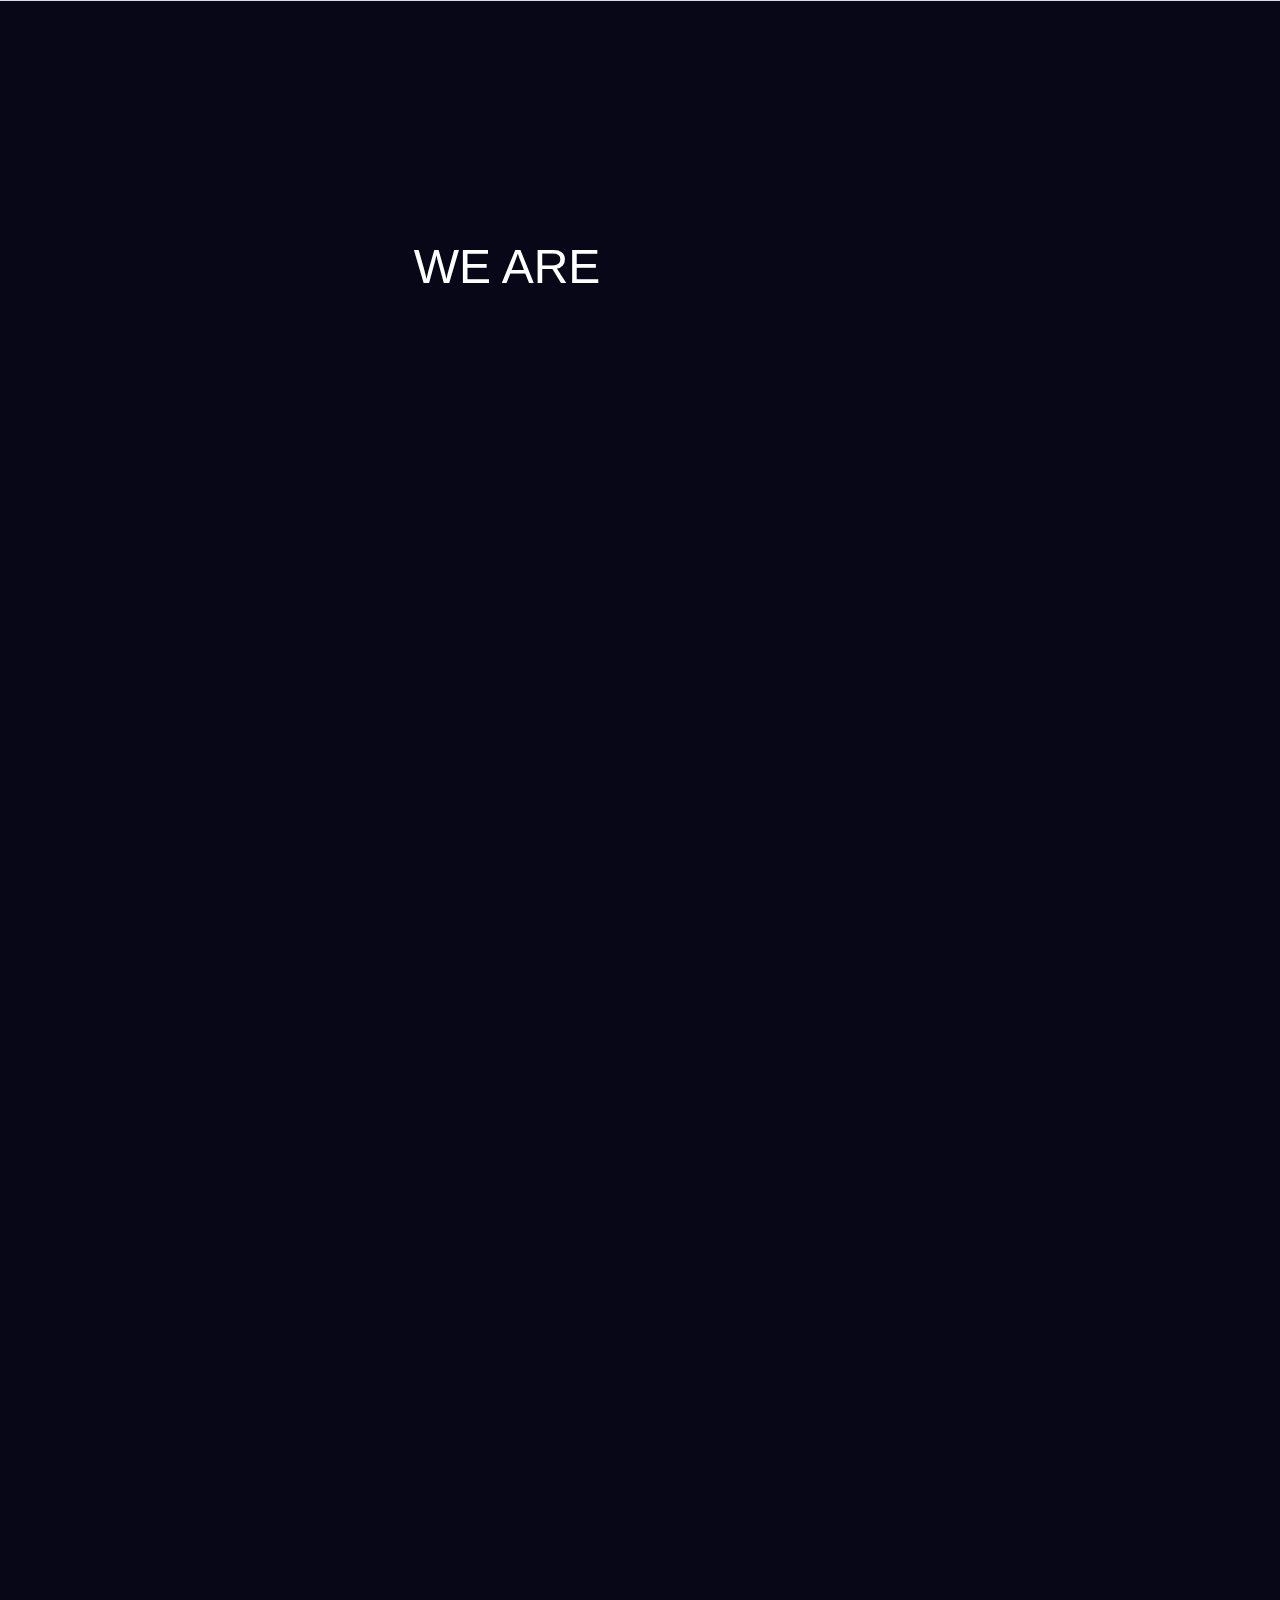
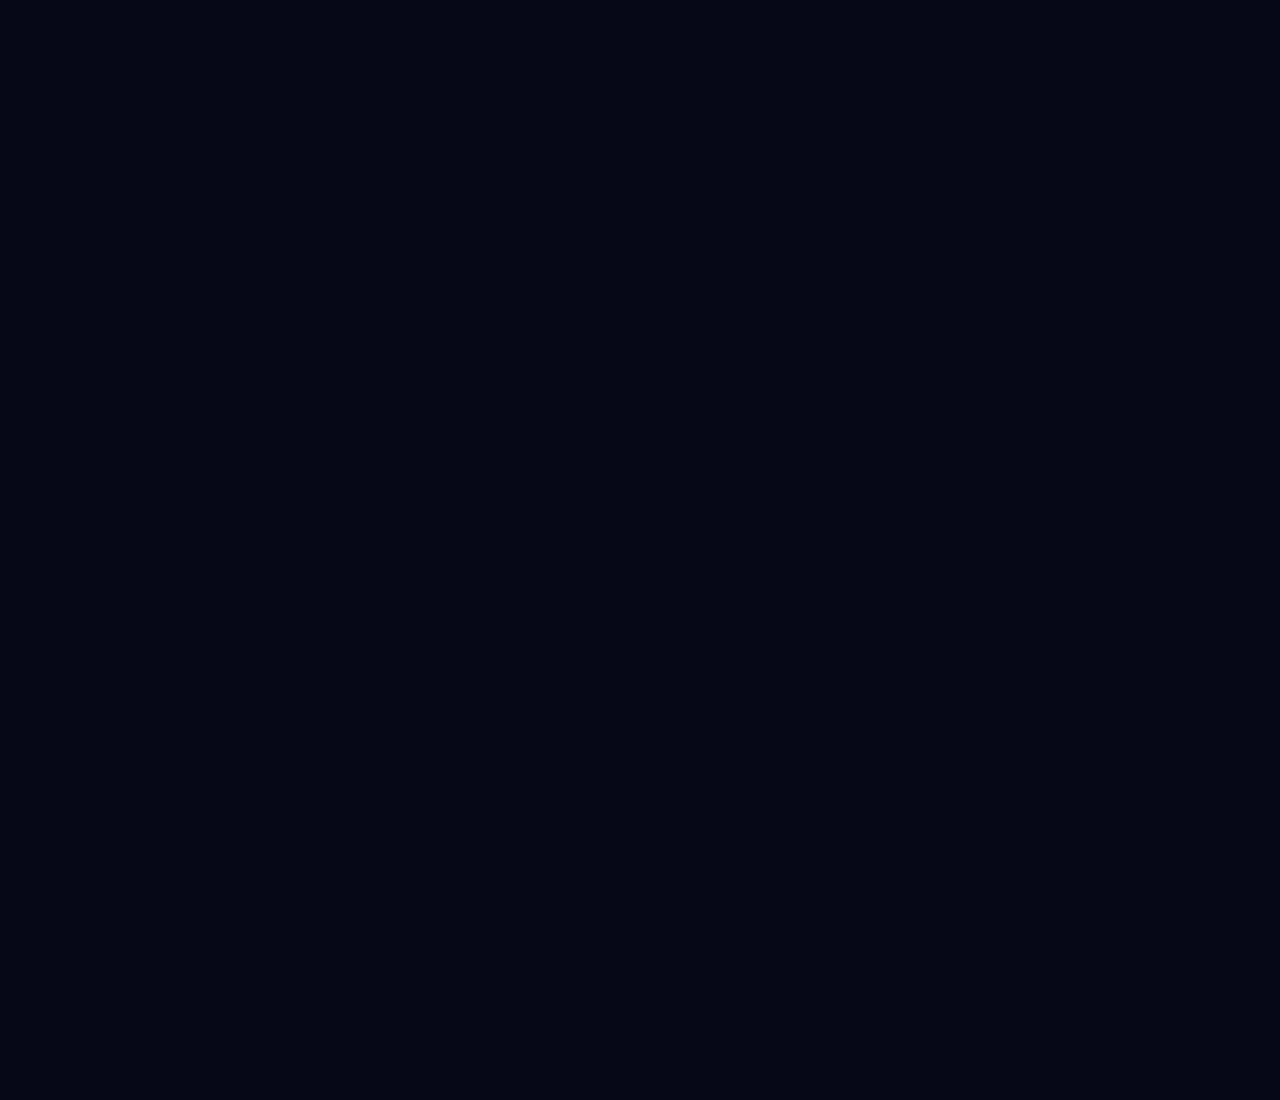
<file: index.html>
<!DOCTYPE HTML5>
<html>
<head>
    <title>Canvas Digital</title>
    <link href='styles/home.css' rel='stylesheet' />
    <link href='styles/main.css' rel='stylesheet' />
    <script src='scripts/jquery.js'></script>
    <script src='scripts/intro.js'></script>
    <script src='scripts/easing.js'></script>
    <script src='scripts/home.js'></script>
    <script src='scripts/main.js'></script>
</head>
<body>
    <div id="intro2_hype_container" style="margin:0 auto;position:relative;width:100%;height:100%;overflow:hidden;" aria-live="polite">
        <script type="text/javascript" charset="utf-8" src="intro2.hyperesources/intro2_hype_generated_script.js?9307"></script>
    </div>

    <div id='menu-wrap'></div>
    <div id='menu' active='0'>
        <h2>Menu</h2>
        <a>About us</a>
        <a onclick="open_contact();">Get in touch</a>
    </div>

    <div id='contact-form-wrap'></div>
        <div id='contact-form'>
            <h2>Get in touch</h2>
            <input type='text' id='name' placeholder='Name'>
            <input type='text' id='email' placeholder='Email'>
            <textarea id='message' placeholder='Message' rows="6"></textarea>
        </div>
    <div id='content'>
        <div id='works' class='centre-middle'>
            <div id='work-0' class='works-item'
                data-img    ='../../images/works/thecentre/child1.jpg'
                data-title  ='The Centre Online, 2015'></div>
            <div id='work-1' class='works-item'
                data-img    ='../images/works/thecentre/child1.jpg'
                data-title  ='The Centre Online, 2015'></div>
            <div id='work-2' class='works-item'
                data-img    ='../images/works/thecentre/child1.jpg'
                data-title  ='The Centre Online, 2015'></div>
            <div id='work-3' class='works-item'
                data-img    ='../images/works/thecentre/child1.jpg'
                data-title  ='The Centre Online, 2015'></div>
            <div id='work-4' class='works-item'
                data-img    ='../images/works/thecentre/child1.jpg'
                data-title  ='The Centre Online, 2015'></div>
            <div id='work-5' class='works-item'
                data-img    ='../images/works/thecentre/child1.jpg'
                data-title  ='The Centre Online, 2015'></div>
            <div id='work-6' class='works-item'
                data-img    ='../images/works/thecentre/child1.jpg'
                data-title  ='The Centre Online, 2015'></div>
            <div id='work-7' class='works-item'
                data-img    ='../images/works/zippity/zippity_splash.jpg'
                data-title  ='Zippity, 2014'></div>
            <div id='work-8' class='works-item'
                data-img    ='../images/works/zippity/zippity_splash.jpg'
                data-title  ='Zippity, 2014'></div>
            <div id='work-9' class='works-item'
                data-img    ='../images/works/compleadership/compleadership_splash.jpg'
                data-title  ='Compelling Leadership, 2015'></div>
            <div id='work-10' class='works-item'
                data-img    ='../images/works/thecentre/child1.jpg'
                data-title  ='The Centre Online, 2015'></div>
            <div id='work-11' class='works-item'
                data-img    ='../images/works/thecentre/child1.jpg'
                data-title  ='The Centre Online, 2015'></div>
        </div>
        <div id='logo' class='centre-middle'>
            <img id='logo-img' src='images/logo.png' />
        </div>
        <div id='menu-link' class='light-grey caps'>Menu</div>
        <div id='works-subtitle' class='white thin'></div>
    </div>
    <div id='background'></div>
</body>
</html>
</file>
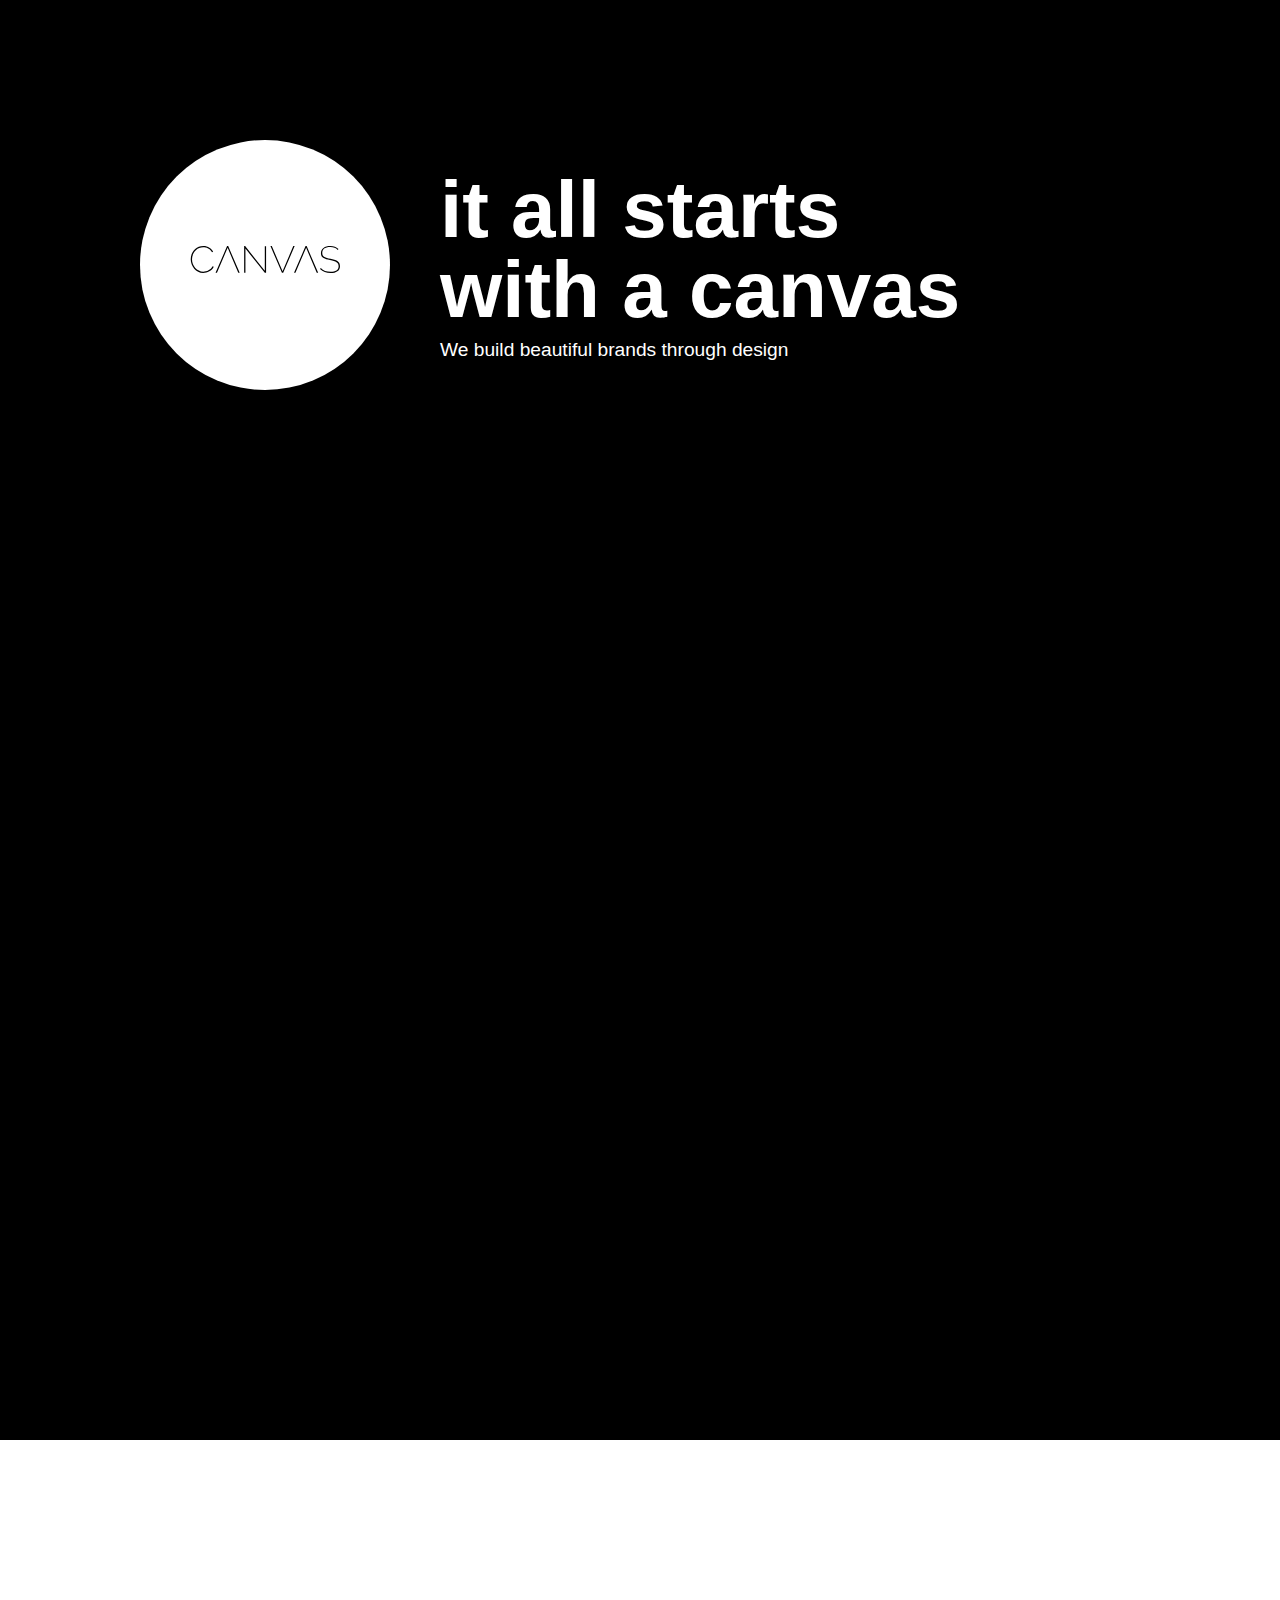
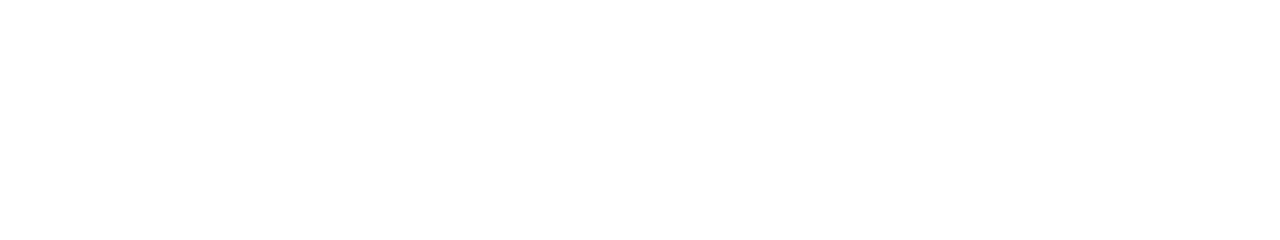
<file: canvas3/index.html>
<!DOCTYPE html>
<html>
    <head>
        <title>Canvas - Digital Media Agency</title>
        <!-- PRE-LOAD SCRIPTS -->
        <script src='js/jquery-1.12.0.min.js'></script>
        <script src='js/landing.js'></script>

        <!-- STYLESHEETS -->
        <link rel='stylesheet' type='text/css' href='css/reset.css'>
        <link rel='stylesheet' type='text/css' href='css/core-style.css'>
    </head>
    <body>
        <div class='splash canvas-dark-bg'>
                <div class='page'>
                    <div class='splash-logo-container left'>
                        <img class='splash-logo' src='images/logo/vector-logo-light.svg' width='150px'>
                    </div>
                    <div class='splash-promo left'>
                        <h1 class='massive white'>it all starts<br/> with a canvas</h1>
                        <h4 class='white'>We build beautiful brands through design</h4>
                    </div>
                </div>
        </div>
        <div class='panel'>
        </div>
    </body>
</html>
</file>
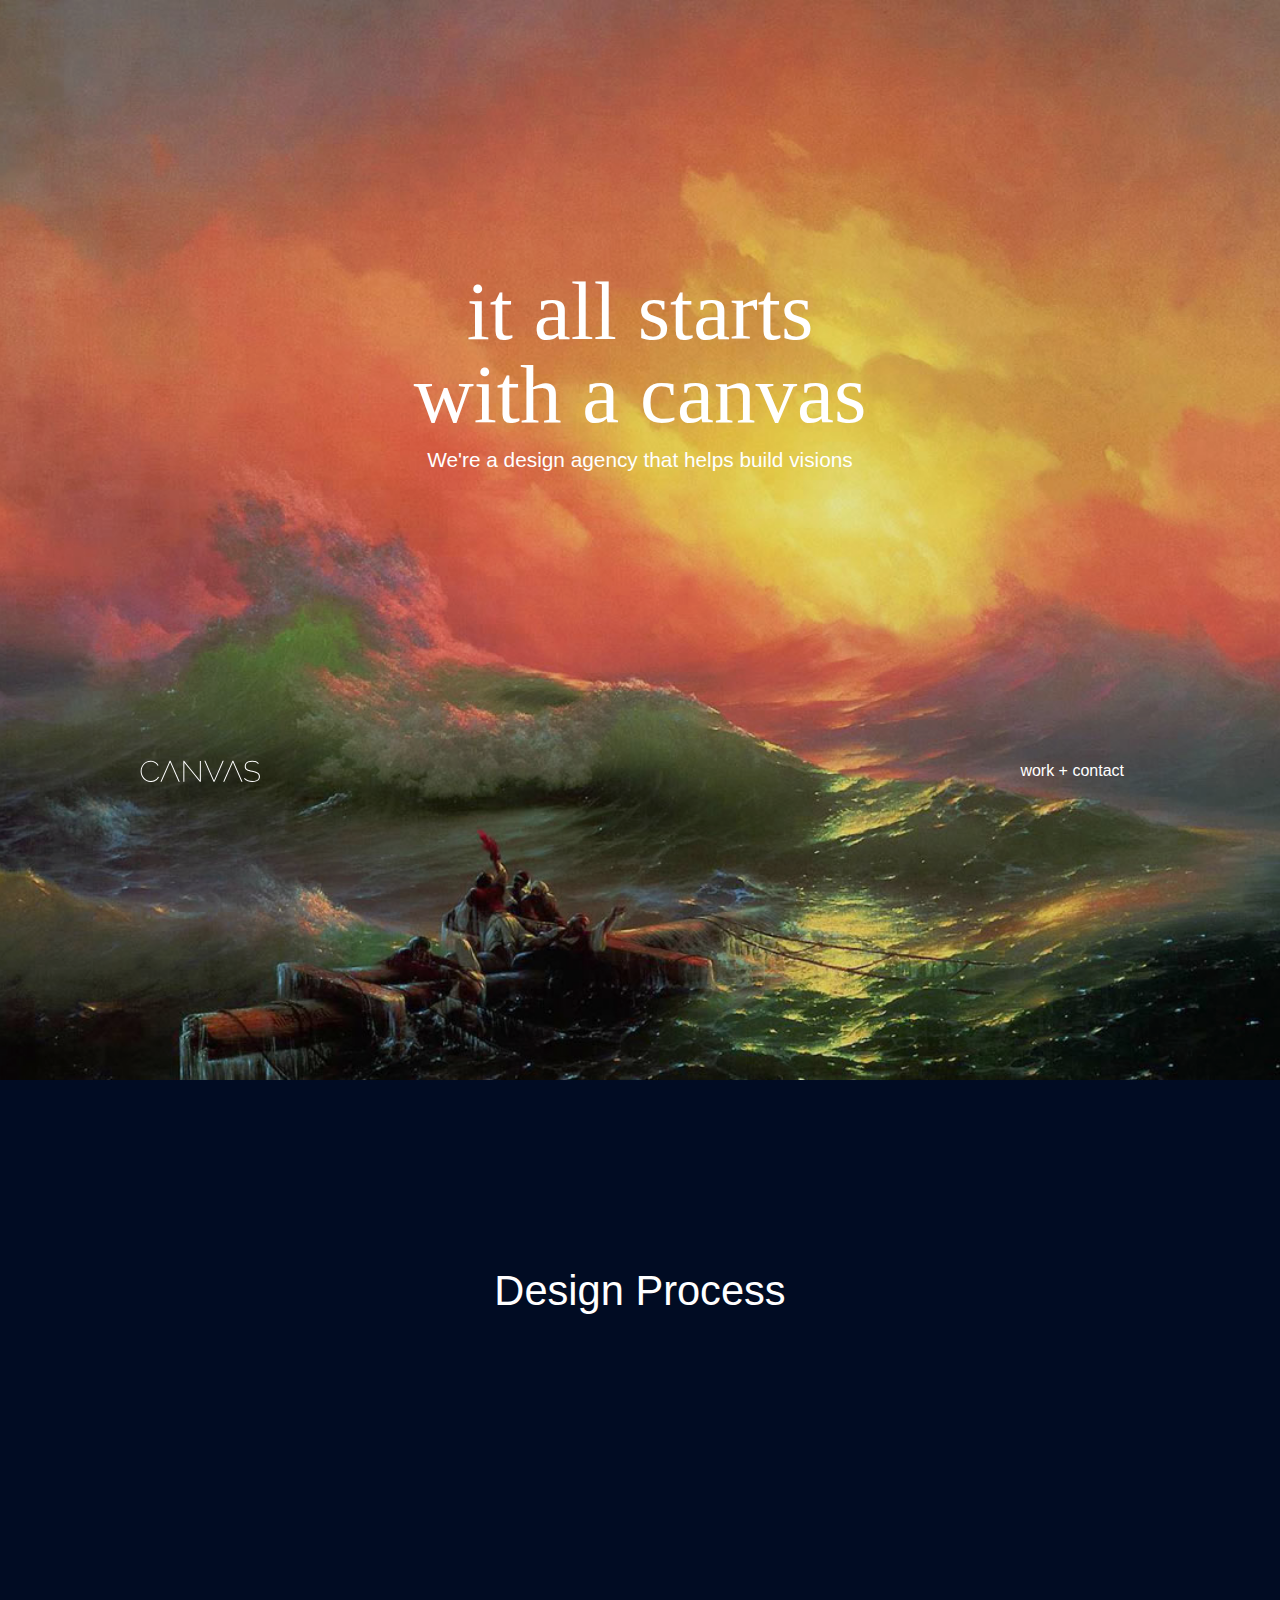
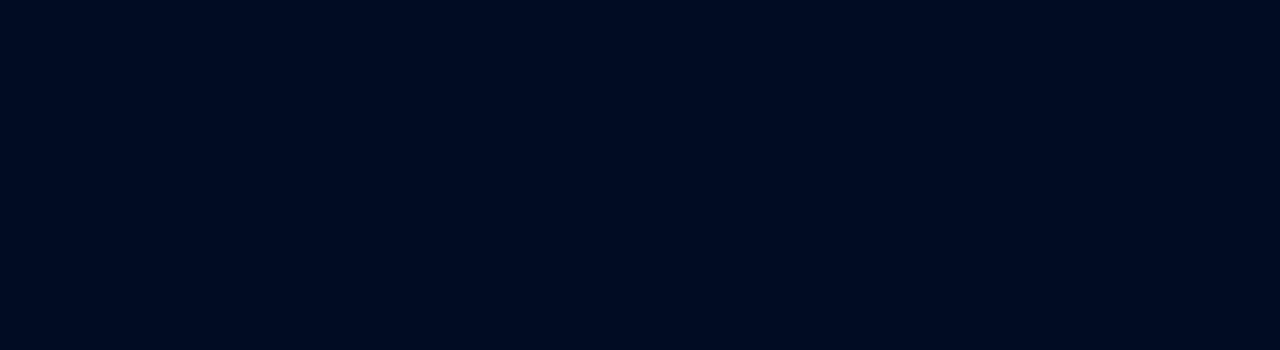
<file: canvas4/index.html>
<!DOCTYPE html>
<html>
    <head>
        <title>Canvas - Digital Media Agency</title>
        <!-- PRE-LOAD SCRIPTS -->
        <script src='js/jquery-1.12.0.min.js'></script>
        <script src='js/landing.js'></script>

        <!-- STYLESHEETS -->
        <link rel='stylesheet' type='text/css' href='css/reset.css'>
        <link rel='stylesheet' type='text/css' href='css/core-style.css'>
        <style>
        </style>
    </head>
    <body>

    <div class='main-push'>
        <div class='splash canvas-dark-bg'>
            <div class='splash-cover'>
                <div class='splash-background'></div>
                <div class='page splash-heading'>
                    <h1 class='massive'>it all starts<br/>with a canvas</h1>
                    <h3 class='splash-subheading white'>We're a design agency that helps build visions</h3>
                </div>
                <div class='splash-header'>
                    <div class='page'>
                        <img src='images/logo/vector-logo-dark.svg' width='120px'>
                        <h4 class='right white work-button'>work + contact</h2>
                    </div>
                </div>
            </div>
        </div>
        <div class='content'>
            <div class='content-header'>
                <div class='page content-header-padding'>
                    <img src='images/logo/vector-logo-light.svg' width='120px'>
                    <h4 class='right work-button'>work + contact</h2>
                </div>
            </div>
            <div class='panel canvas-dark-bg splash-pad'>
                <div class='page'>
                    <div class='heading'>
                        <h1 class='white'>Design Process</h1>
                    </div>
                </div>
            </div>
        </div>
    </div>


    </body>
</html>
</file>
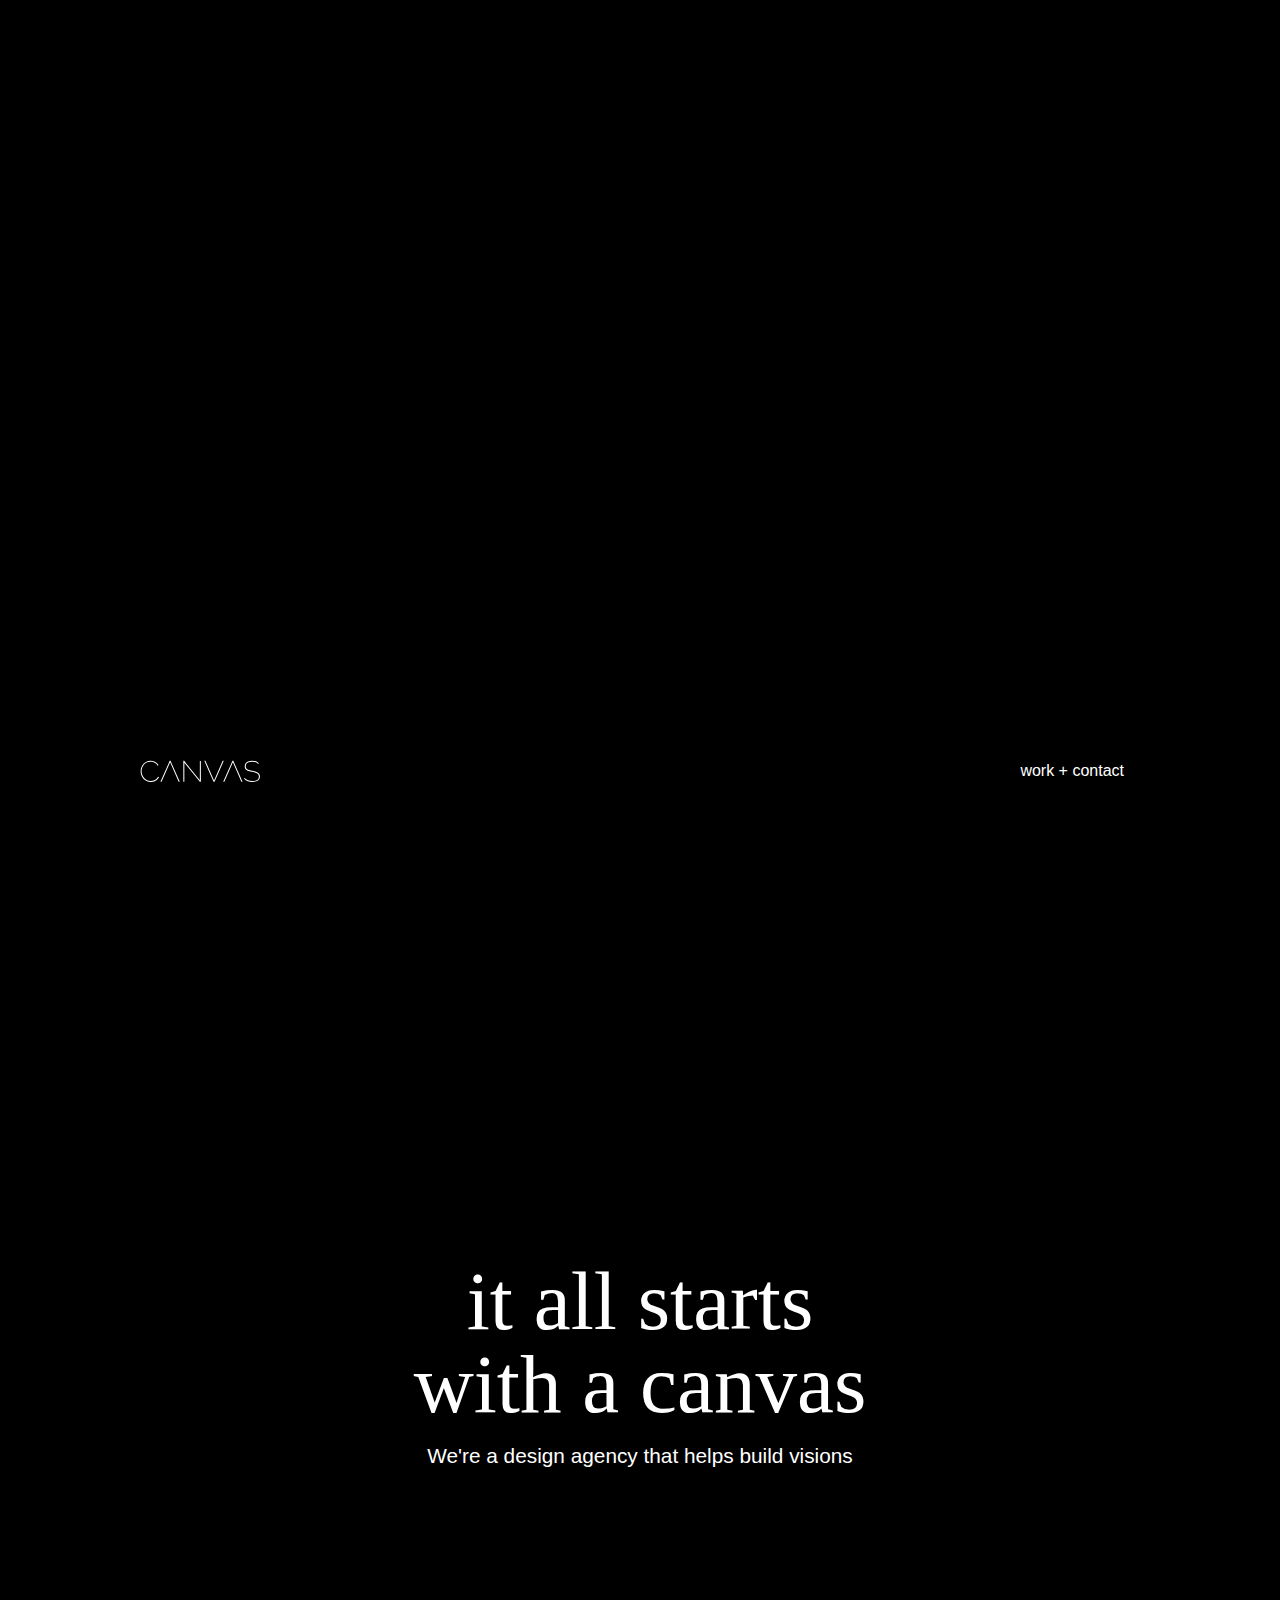
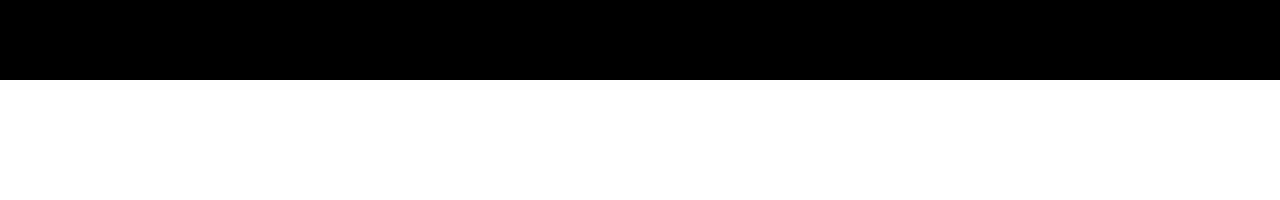
<file: canvas5/index.html>
<!DOCTYPE html>
<html>
    <head>
        <title>Canvas - Digital Media Agency</title>
        <!-- PRE-LOAD SCRIPTS -->
        <script src='js/jquery-1.12.0.min.js'></script>
        <script src='js/landing.js'></script>
            <script src='js/node-canvas.js'></script>
        <!-- STYLESHEETS -->
        <link rel='stylesheet' type='text/css' href='css/reset.css'>
        <link rel='stylesheet' type='text/css' href='css/core-style.css'>
        <style>
        </style>
    </head>
    <body>

    <div class='main-push'>
        <div class='splash canvas-dark-bg'>
            <div class='splash-cover'>
                <div class='splash-background'></div>
                <div class='splash-header'>
                    <div class='page'>
                        <img src='images/logo/vector-logo-dark.svg' width='120px'>
                        <h4 class='right white work-button'>work + contact</h2>
                    </div>
                </div>
            </div>
        </div>
        <div class='content'>
            <div class='content-header'>
                <div class='page content-header-padding'>
                    <img src='images/logo/vector-logo-light.svg' width='120px'>
                    <h4 class='right work-button'>work + contact</h2>
                </div>
            </div>
            <div class='panel'>
                <div class='page'>
                    <div class='page splash-heading'>
                        <h1 class='massive'>it all starts<br/>with a canvas</h1>
                        <h3 class='splash-subheading white'>We're a design agency that helps build visions</h3>
                    </div>
                </div>
                <div id='node_canvas'></div>
            </div>
        </div>
    </div>

    </body>
</html>
</file>
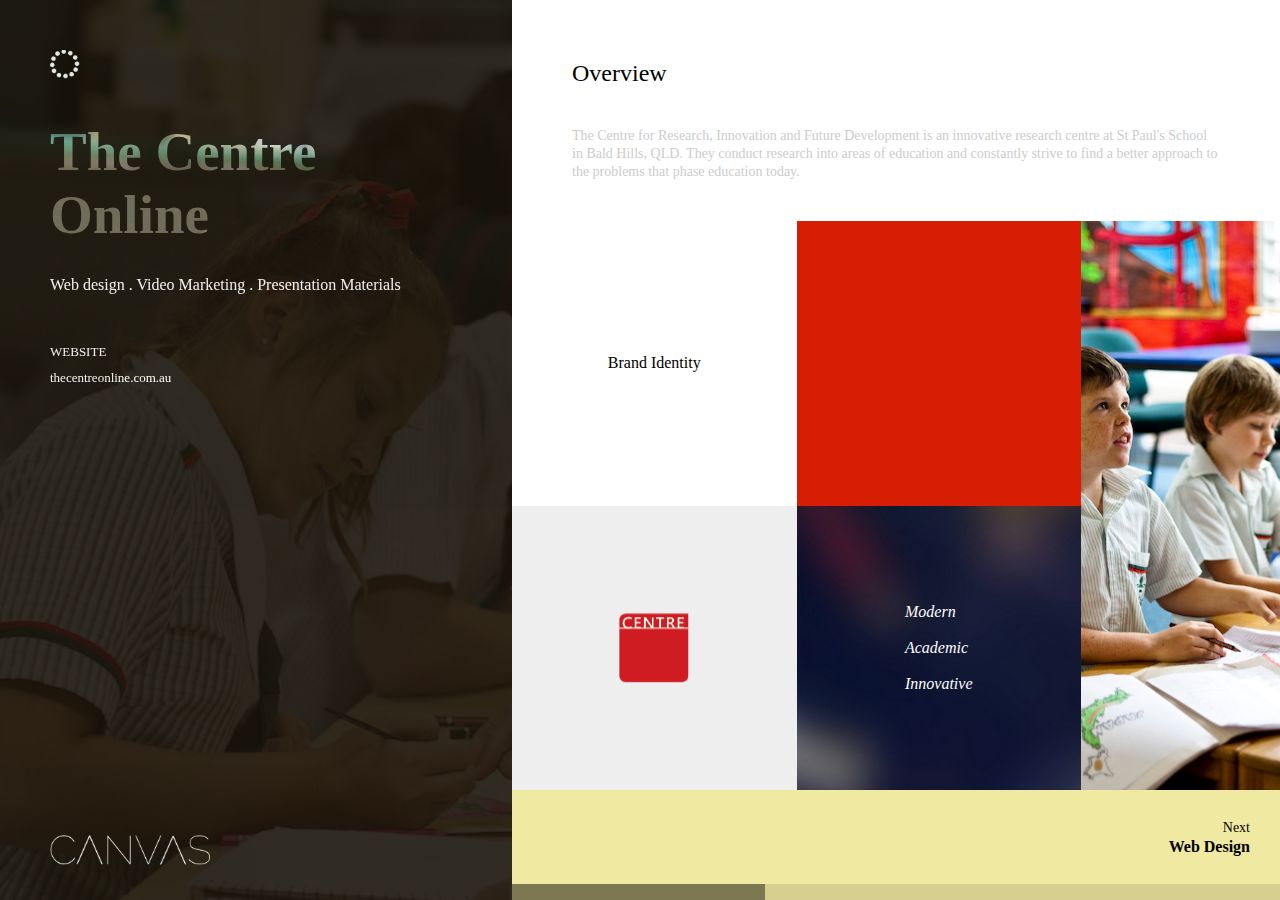
<file: works/thecentre.html>
<!DOCTYPE HTML5>
<html>
<head>
    <title>Canvas Digital | The Centre</title>
    <link href='../styles/works.css' rel='stylesheet' />
    <link href='../styles/main.css' rel='stylesheet' />
    <script src='../scripts/jquery.js'></script>
    <script src='../scripts/main.js'></script>
    <script src='../scripts/works.js'></script>
    <script>
        // number of items on each page
        var arr = [6,4,2];
        var titles = ['Overview','Web Design','Videography'];
    </script>
</head>
<body>
    <div id='content'>
        <div id='works-title-container' style='background-image:url("../images/works/thecentre/child2.jpg")'>
            <div id='works-title-container-inner'>
                <a href='../index.html'><img id='works-icon-link' src='../images/works-icon.png'></a>
                <div id='works-title'>The Centre Online</div>
                <div id='works-subtitle'>Web design . Video Marketing . Presentation Materials</div>
                <div class='works-mini-title'>Website</div>
                <div class='works-link' data-url='http://thecentreonline.com.au'><a href='http://thecentreonline.com.au' class='white'>thecentreonline.com.au</a></div>
                <div class='works-logo'>
                    <img id='logo-img' src='../images/logo.png' />
                </div>
            </div>
        </div>
        <div id='mobile-push'></div>
        <div id='works-content'>
            
<!-- Page 1 -->
            <div id='works-p-1' class='works-p'>
                <div id='p1-fade-1' class='intro'>
                    <h1>Overview</h1>
                    <p>The Centre for Research, Innovation and Future Development is an innovative research centre at St Paul's School in Bald Hills, QLD. They conduct research into areas of education and constantly strive to find a better approach to the problems that phase education today.</p>
                </div>
                <div class='tiles'>
                    <div class='tile-grid tile-grid4'>
                        <div id='p1-fade-2' class='tile float-left' style='background-color:#fff;'>
                            <div class='centre-middle centre-full-text semibold'>Brand Identity</div>
                        </div>
                        <div id='p1-fade-3' class='tile float-left' style='background-color:#d71e04;'></div>
                        <div id='p1-fade-4' class='tile float-left' style='background-color:#eee;'>
                            <img class='centre-middle' src='../images/works/thecentre/logo.png' style='width:70px;'/>
                        </div>
                        <div id='p1-fade-5' class='tile float-left' style='background-image:url("../images/works/thecentre/starry_bg.jpg")'>
                            <div class='centre-middle white italics thin'>Modern<br><br>Academic<br><br>Innovative</div>
                        </div>
                    </div>
                    <div id='p1-fade-6' class='tile-grid4-rest background-image-tile float-left' style="background-image:url('../images/works/thecentre/child1.jpg');"></div>
                </div>
            </div>
                
<!-- Page 2 -->
            <div id='works-p-2' class='works-p' style='display:none'>
                <div id='p2-fade-1' class='intro fadein'>
                    <h1>Web design</h1>
                    <p>The Centre for Research, Innovation and Future Development is an innovative research centre at St Paul's School in Bald Hills, QLD. They conduct research into areas of education and constantly strive to find a better approach to the problems that phase education today.</p>
                </div>
                <div class='tiles'>
                    <div class='tile-grid tile-grid2'>
                        <div id='p2-fade-2' class='tile tile-grid2 float-left fadein image-change-tile pointer' style='background-image:url("../images/works/thecentre/web-design/thumb1.jpg")'>
                        </div>
                        <div id='p2-fade-3' class='tile tile-grid2 float-left fadein image-change-tile pointer' style='background-image:url("../images/works/thecentre/web-design/thumb2.jpg")'></div>
                    </div>
                    <div id='p2-fade-4' class='tile-grid2-rest background-image-tile float-left fadein pointer' style='background-image:url("../images/works/thecentre/web-design/home.jpg")'></div>
                </div>
            </div>
            
<!-- Page 3 -->
            <div id='works-p-3' class='works-p' style='display:none'>
                <div id='p3-fade-1' class='intro fadein'>
                    <h1>Videography</h1>
                    <p>The Centre for Research, Innovation and Future Development is an innovative research centre at St Paul's School in Bald Hills, QLD. They conduct research into areas of education and constantly strive to find a better approach to the problems that phase education today.</p>
                </div>
                <div class='tiles'>
                    <div id='p3-fade-2' class='fadein works-video'>
                        <iframe src="https://www.youtube.com/embed/QpEFjWbXog0?rel=0&amp;controls=0&amp;showinfo=0" frameborder="0" allowfullscreen></iframe>
                    </div>
                </div>
            </div>
                
<!-- Navigation -->                
                <div class='nav'>
                    <div id='works-nav-previous' class='works-nav float-left pointer'>
                        <div class='thin small black works-nav-previous-text float-left'>Previous</div>
                        <div id='works-nav-previous-title' class='bold medium black works-nav-title float-left'>Web Design</div>
                    </div>
                    <div id='works-nav-next' class='works-nav float-right pointer'>
                        <div class='thin small black works-nav-next-text float-right'>Next</div>
                        <div id='works-nav-next-title' class='bold medium black works-nav-title float-right'>Web Design</div>
                    </div>
                    <div id='works-nav-progress' class='overflow-hidden'>
                        <div id='works-nav-progress-fill'></div>
                    </div>
                </div>
            </div>
        </div>
    </div>

<!-- fader div -->
    <div id='fader'></div>
</body>
</html>
</file>
<file: styles/home.css>
/* Logo */
#logo {
      width:170px; 
}
#logo-img {
    width:100%;   
}

/* Works */
#works {
    /* Temporary sizing */
    height:600px;
    width:600px;
    position:absolute;
}
.works-item {
    width:90px;
    height:90px;
    border-radius:100%;
    position:absolute;
    margin-left:-45px;
    margin-top:-45px;
    cursor:pointer;
    background-position: center;
    background-size: 122%;
    display:none;
    border: 5px solid transparent;
    opacity: 0.7;
}
.works-item:hover{
    opacity: 1;
}
/* Background */
#background {
    width:100%;
    height:100%;
    z-index:0;
    position:fixed;
    top:0;
    left:0;
    opacity:0;
    background-size:cover;
}

/* Works subtitle */
#works-subtitle {
    position:fixed;
    bottom:0;
    right:0;
    margin:20px 30px;
}

/* Works backgrounds */
#work-0 {
    background-image:url('../images/work-thumb/compelling_leadership.jpg');   
}
#work-1 {
    background-image:url('../images/work-thumb/abtutors.jpg');   
}
#work-2 {
    background-image:url('../images/work-thumb/austcollege.jpg');   
}
#work-3 {
    background-image:url('../images/work-thumb/center_online.jpg');   
}
#work-4 {
    background-image:url('../images/work-thumb/finfresh.jpg');   
}
#work-5 {
    background-image:url('../images/work-thumb/gordonjoughin.jpg');   
}
#work-6 {
    background-image:url('../images/work-thumb/paul_bland.jpg');   
}
#work-7 {
    background-image:url('../images/work-thumb/yess.jpg');  
}
#work-8 {
    background-image:url('../images/work-thumb/zippity.jpg');   
}
#work-9 {
    background-image:url('../images/work-thumb/compelling_leadership.jpg');   
}
#work-10 {
    background-image:url('../images/work-thumb/compelling_leadership.jpg');   
}
#work-11 {
    background-image:url('../images/work-thumb/compelling_leadership.jpg');   
}
#work-12 {
    background-image:url('../images/work-thumb/compelling_leadership.jpg');   
}
</file>
<file: styles/main.css>
body {
    background-color: #080718;
    padding:0px;
    margin:0px;
    font-family: "Helvetica Neue";
    -webkit-perspective: 500px;
    perspective: 500px;
}
h2{
    font-family: "Helvetica Neue";
    font-weight: 100;
    font-size: 1.4em;
    color: #fff;
}
#content {
    transition: 0.2s ease-out;
    width:100%;
    height:100%;
    position:relative;
    font-family:'Helvetica' sans-serif;
    z-index:1;
}
/* Menu */
#menu-link {
    margin:20px;
    position:absolute;
    left:0px;
    bottom:0px;
    cursor:pointer;
}
#menu-link:hover{
    color: #fff;
}
#menu-wrap{
    opacity: 0;
    display: none;
    z-index: 9999;
    width: 100%;
    height: 100%;
    position: absolute;
    -webkit-perspective: 500px; /* Chrome, Safari, Opera  */
    perspective: 500px;

}
#menu {
    display: none;
    opacity: 0;
    width: 340px;
    height: 300px;
    z-index:9999;
    position: absolute;
    left: 50%;
    top: 50%;
    margin-left: -170px;
    margin-top: -150px;

}
#menu a{
    display: block;
    width: 100%;
    height: 70px;
    margin: 20px 0px;
    background-color: #fff;
    padding: 25px;
    box-sizing: border-box;
    font-weight: 500;
    cursor: pointer;
}
.light-grey {
    color:#b3b3b3;   
}
.caps {
    text-transform: uppercase
}

/* Contact form */

#contact-form{
    display: none;
    opacity: 0;
    position: absolute;
    left: 50%;
    top: 55%; /* animates to 50% */
    height: 500px;
    width: 500px;
    margin-top: -250px;
    margin-left: -250px;
    z-index: 9999;
}
#contact-form input, #contact-form textarea{
    display: block;
    width: 100%;
    min-height: 50px;
    padding-left: 25px;
    margin: 20px 0px;
    background-color: transparent;
    border: 0px;
    border-bottom: 1px solid #ccc;
    color: #fff;
    font-size: 1em;
    font-weight: 200;
    outline: none;
    z-index: 9999;
}
#contact-form textarea{
    margin-top: 50px;
}
#contact-form-wrap{
    position: absolute;
    width: 100%;
    height: 100%;
    background-color: #0F0E1D;
    opacity: 0;
    z-index: 900;
    pointer-events: none;
}

/* Div positionings */
.centre-middle {
    position:absolute;
    top:50%;
    left:50%;
    transform:translate(-50%,-50%);
    -webkit-transform:translate(-50%,-50%);
}
.centre-full-text {
    width:100%;
    text-align:center;
}
.float-left {
    float:left;
    position:relative;
}
.float-right {
    float:right;
    position:relative;
}
.overflow-hidden {
    overflow:hidden;
}

/* Div styles */
.pointer {
    cursor:pointer;   
}
.fadein {
    opacity:0;   
}
.background-full {
    background-size:cover;   
}

/* Text styles */
.thin {
    font-weight:100;
}
.semibold {
    font-weight:500;   
}
.bold {
    font-weight:600;
}

.small {
    font-size:14px;   
}
.medium {
    font-size:16px;   
}

.italics {
    font-style:italic;
}

.br-thick {
    line-height:50px;  
}

/* Colours */
.black {
    color:#000; 
}
.white {
    color:#fff;   
}
a {
    text-decoration:none;   
}
a.white {
    color:#fff;   
}
</file>
<file: canvas3/css/core-style.css>
.canvas-dark-bg{
    background-color: rgba(255,255,255,0.6);
}
.white{
    color: #fff;
}
.opacity60{
    opacity: 0.6;
}
.transition{
    -webkit-transition: all 0.3s ease;
}
.button{
    cursor: pointer;
}
.page{
    max-width: 1000px;
    margin: 0 auto;
    padding: 40px;
}
.panel{
    min-height: 400px;
}
.right{
    float: right;
}
.left{
    float: left;
}
h1,h2,h3,h4,h5,h6{
    font-family: "Montserrat", sans-serif;
}
h1{
    font-size: 2.6em;
    font-weight:300;
}
h2{
    font-size: 2em;
}
h3{
    font-size: 1.6em;
}
h4{
    font-size: 1.2em;
    font-weight: 200;
}
.blue-hover:hover{
    color: rgb(5, 199, 255);
}
.splash{
    height: 160vh;
    width: 100%;
    position: relative;
    background-repeat: no-repeat;
    background-size: 100%;
        background-color: rgba(0,0,0,1);
}
.splash-heading{
    padding-top: 24vh;
    line-height: 1.2;
    font-weight: 500;
}
.splash-subheading{
    padding-top: 14px;
}
.splash-header{
    background-color: rgba(0,0,0,1);
}
.splash-logo-container{
    margin: 100px auto;
    width: 250px;
    height: 250px;
    background-color: #fff;
    border-radius: 200px;
    position: relative;
    transition: -webkit-transform 0.3s ease;
}
.splash-logo-container:hover{
    -webkit-transform: rotate(-45deg);
}
.splash-logo{
    position: absolute;
    top: 50%;
    left: 50%;
    margin-left: -75px;
    margin-top: -20px;
    -webkit-transform: rotate(0deg);
}
.splash-promo{
    margin-top: 130px;
    padding-left: 50px;
}
.massive{
    font-size: 5em;
    font-weight: 600;
    margin-bottom: 10px;
}

.menu-icon{
    float: right;
    width: 60px;
    height: 60px;
    background-image: url("../images/icons/menu-icon.png");
    background-size: 30px;
    background-repeat: no-repeat;
    background-position: 50% 50%;
    border-radius: 100%;
    -webkit-transform: scale(1);
    border: 1px solid rgba(0,0,0,0);
    margin-top: -19px;

}
.menu-icon:hover{
    -webkit-transform: rotate(-90deg);
}
.close-icon{
    width: 25px;
    height: 25px;
    background-image: url("../images/icons/close-icon.png");
    background-size: 25px;
    background-repeat: no-repeat;
    float: right;
}
.close-icon:hover{
    -webkit-transform: rotate(90deg);
}
</file>
<file: canvas4/css/core-style.css>
body{
    max-width: 100vw;
    overflow-x: hidden;
}
.canvas-dark-bg{
    background-color: rgb(1, 12, 35);
}
.white{
    color: #fff;
}
.black-bg{
    background-color: rgb(1, 12, 35);
}
.blue-bg{
    background-color: blue;
}
.opacity60{
    opacity: 0.6;
}
.transition{
    -webkit-transition: all 0.3s ease;
}
.button{
    cursor: pointer;
}
.page{
    max-width: 1000px;
    margin: 0 auto;
    padding: 40px;
}
.panel{
    min-height: 80vh;
}
.splash-pad{
    padding-top: 150px;
}
.right{
    float: right;
}
h1,h2,h3,h4,h5,h6{
    font-family: "Avenir", sans-serif;
}
h1{
    font-size: 2.6em;
    font-weight:300;
}
h2{
    font-size: 2em;
}
h3{
    font-size: 1.6em;
}
h4{
    font-size: 1em;
    font-weight: 200;
}
.blue-hover:hover{
    color: rgb(5, 199, 255);
}
.splash{
    height: 120vh;
    width: 100%;
    position: relative;
    background-repeat:no-repeat;
    background-size:cover;
    overflow: hidden;
    z-index: 2;
}
.splash-background{
    height: 120vh;
    width: 100%;
    position: absolute;
    top: 0px;
    left: 0px;
    z-index: -1;
    background-image: url("../images/aivazovsky_wave_bg.jpg");
    /*background-image: url("../images/canvasimage.jpg");*/
    background-position: 50% 50%;
    background-repeat:no-repeat;
    background-size:cover;
    -webkit-animation: zoomin 30s;
}
@-webkit-keyframes zoomin {
    0% {
        -webkit-transform: scale(1);
    }
    50% {
        -webkit-transform: scale(1.2);
    }
    100% {
        -webkit-transform: scale(1);
    }

}
.content{
    width: 100%;
    overflow: hidden;
    height: auto;
}
.massive{
    font-size: 5.2em;
    line-height: 1;
    color: #fff;
    font-weight: 100;
    font-family: "Titillium-thin";
}
.heading{
    text-align: center;
    width: 100%;
}
.splash-heading{
    padding-top: 30vh;
    width: 100%;
    box-sizing: border-box;
    text-align: center;
}
.splash-subheading{
    padding-top: 14px;
    font-weight: 500;
    font-size: 1.3em;
}
.splash-header{
    width: 100%;
    position: absolute;
    top: 80vh;
    bottom: auto;
}
.content-header{
    width: 100%;
    position: fixed;
    top: 0px;
    background-color: #f4f4f4;
}
.work-button{
    padding: 15px;
    margin-top: -13px;
    transition: all 0.3s ease;
    border: 1px solid transparent;
}
.work-button:hover{
    padding: 15px;
    border-right: 5px solid rgb(5, 199, 255);
    color: rgb(5, 199, 255);
    padding-right: 30px;
    cursor: pointer;

}
.content-header-padding{
    padding-top: 20px!important;
    padding-bottom: 20px !important;
}
.splash-logo{
    width: 100%;
    text-align: center;
    padding-top: 48vh;
}
.splash-cover{
    height: 120vh;
    width: 100%;
    background-color: rgba(0,0,0,0.1);
    position: relative;
}
.menu-icon{
    float: right;
    width: 60px;
    height: 60px;
    background-image: url("../images/icons/menu-icon.png");
    background-size: 30px;
    background-repeat: no-repeat;
    background-position: 50% 50%;
    border-radius: 100%;
    -webkit-transform: scale(1);
    border: 1px solid rgba(0,0,0,0);
    margin-top: -19px;

}
.menu-icon:hover{
    -webkit-transform: rotate(-90deg);
}
.close-icon{
    width: 25px;
    height: 25px;
    background-image: url("../images/icons/close-icon.png");
    background-size: 25px;
    background-repeat: no-repeat;
    float: right;
}
.close-icon:hover{
    -webkit-transform: rotate(90deg);
}


/* -----------------------------
    PARALLAX
   ----------------------------- */

.parallax {
perspective: 1px;
height: 100vh;
overflow-x: hidden;
overflow-y: auto;
}
.parallax__layer {
  position: absolute;
  top: 0;
  right: 0;
  bottom: 0;
  left: 0;
}
.parallax__layer--base {
  transform: translateZ(0);
}
.parallax__layer--back {
  transform: translateZ(-1px) scale(2);
}
.parallax__group {
  position: relative;
  height: 100vh;
  transform-style: preserve-3d;
}
</file>
<file: canvas5/css/core-style.css>
body{
    max-width: 100vw;
    overflow-x: hidden;
}
.canvas-dark-bg{
    background-color: #000;
}
.white{
    color: #fff;
}
.black-bg{
    background-color: rgb(1, 12, 35);
}
.blue-bg{
    background-color: blue;
}
.opacity60{
    opacity: 0.6;
}
.transition{
    -webkit-transition: all 0.3s ease;
}
.button{
    cursor: pointer;
}
.page{
    max-width: 1000px;
    margin: 0 auto;
    padding: 40px;
}
.panel{
    min-height: 80vh;
    position: relative;
}
.splash-pad{
    padding-top: 150px;
}
.right{
    float: right;
}
h1,h2,h3,h4,h5,h6{
    font-family: "Avenir", sans-serif;
}
h1{
    font-size: 2.6em;
    font-weight:300;
}
h2{
    font-size: 2em;
}
h3{
    font-size: 1.6em;
}
h4{
    font-size: 1em;
    font-weight: 200;
}
.blue-hover:hover{
    color: rgb(5, 199, 255);
}
.splash{
    height: 120vh;
    width: 100%;
    position: relative;
    background-repeat:no-repeat;
    background-size:cover;
    overflow: hidden;
    z-index: 2;
}
.splash-background{
    height: 120vh;
    width: 100%;
    position: absolute;
    top: 0px;
    left: 0px;
    z-index: -1;
    background-color: #000;
    background-position: 50% 50%;
    background-repeat:no-repeat;
    background-size:cover;
}
@-webkit-keyframes zoomin {
    0% {
        -webkit-transform: scale(1);
    }
    50% {
        -webkit-transform: scale(1.2);
    }
    100% {
        -webkit-transform: scale(1);
    }

}
.content{
    width: 100%;
    overflow: hidden;
    height: auto;
}
.massive{
    font-size: 5.2em;
    line-height: 1;
    color: #fff;
    font-weight: 100;
    font-family: "Raleway-Thin";
}
.heading{
    text-align: center;
    width: 100%;
}
.splash-heading{
    margin-top: 100px;
    width: 100%;
    box-sizing: border-box;
    text-align: center;
}
.splash-subheading{
    padding-top: 20px;
    font-weight: 500;
    font-size: 1.3em;
}
.splash-header{
    width: 100%;
    position: absolute;
    top: 80vh;
    bottom: auto;
}
.content-header{
    width: 100%;
    position: fixed;
    top: 0px;
    background-color: #f4f4f4;
}
.work-button{
    padding: 15px;
    margin-top: -13px;
    transition: all 0.3s ease;
    border: 1px solid transparent;
}
.work-button:hover{
    padding: 15px;
    border-right: 5px solid rgb(5, 199, 255);
    color: rgb(5, 199, 255);
    padding-right: 30px;
    cursor: pointer;

}
.content-header-padding{
    padding-top: 20px!important;
    padding-bottom: 20px !important;
}
.splash-logo{
    width: 100%;
    text-align: center;
    padding-top: 48vh;
}
.splash-cover{
    height: 120vh;
    width: 100%;
    background-color: rgba(0,0,0,0.1);
    position: relative;
}
.menu-icon{
    float: right;
    width: 60px;
    height: 60px;
    background-image: url("../images/icons/menu-icon.png");
    background-size: 30px;
    background-repeat: no-repeat;
    background-position: 50% 50%;
    border-radius: 100%;
    -webkit-transform: scale(1);
    border: 1px solid rgba(0,0,0,0);
    margin-top: -19px;

}
.menu-icon:hover{
    -webkit-transform: rotate(-90deg);
}
.close-icon{
    width: 25px;
    height: 25px;
    background-image: url("../images/icons/close-icon.png");
    background-size: 25px;
    background-repeat: no-repeat;
    float: right;
}
.close-icon:hover{
    -webkit-transform: rotate(90deg);
}


#node_canvas{
    width: 100%;
    height: 600px;
    position: absolute;
    top: 0px;
    left: 0px;
    z-index: -1;
    background-color: #000;
}


/* -----------------------------
    PARALLAX
   ----------------------------- */

.parallax {
perspective: 1px;
height: 100vh;
overflow-x: hidden;
overflow-y: auto;
}
.parallax__layer {
  position: absolute;
  top: 0;
  right: 0;
  bottom: 0;
  left: 0;
}
.parallax__layer--base {
  transform: translateZ(0);
}
.parallax__layer--back {
  transform: translateZ(-1px) scale(2);
}
.parallax__group {
  position: relative;
  height: 100vh;
  transform-style: preserve-3d;
}
</file>
<file: styles/works.css>
/* Title sidebar */
#works-title-container {
    width:40%;
    height:100%;
    background-size:100%;
    color:#fff;
    background-size: auto 1000px;
    float:left;
    background-position:-150px 0px;
}
#works-title-container-inner {
    background-color:#19140b;
    opacity:0.9;
    width:100%;
    height:100%;
    position:relative;
}
#works-icon-link {
    position:absolute;
    top:50px;
    left:50px;
    width:30px;
    cursor:pointer;
}
#works-title-container-inner > div {
    margin-left:50px;
    float:left;
    width:80%;
}
#works-title {
    font-size:55px;
    font-weight:bold;
    margin-top:120px;
    color: white;
    background-image:url("../images/works/thecentre/child2.jpg");
    -webkit-background-clip: text;
    -webkit-text-fill-color: transparent;
    background-size: auto 1000px;
    background-position:-200px -120px;
}
#works-subtitle {
    margin-top:30px;
    font-weight:100;
}
.works-mini-title {
    text-transform: uppercase;
    font-size:13px;
    margin-top:50px;
}
.works-link {
    margin-top:10px;
    font-weight:100;
    font-size:13px;
    cursor:pointer;
}
#logo-img {
    position:absolute;
    left:50px;
    bottom:35px;
    width:160px;
}

/* Title content, all pages */
.works-p {
    position:absolute;
    top:0;
    right:0;
    width:100%;
    height:100%;
}
#works-content {
    width:60%;
    height:100%;
    background-color:#fff;
    float:left;
    position:relative;
}
.intro {
    margin:60px;
    margin-bottom:40px;
}

@media screen and (max-height:700px) and (min-width:800px) {
    .intro {
        margin:30px;   
    }
}
.intro p {
    color:#ccc;
    font-size:14px;
    font-weight: 300;
    line-height: 18px;
}
.intro h1 {
    font-weight:100;
    font-size:24px;
    margin-bottom:40px;
}

#mobile-push {
    display:none;   
}

@media screen and (max-height:700px) {
    .intro h1 {
        margin-bottom:10px;
    }
}

    /* Tiles */
    .tiles {
        width:100%;
        position:absolute;
        bottom:110px;
        overflow:hidden;
    }
    .tile-grid {
        height:auto;
        float:left;
    }
    .tile-grid2 {
        
    }
    .tile-grid2-rest {
        
    }
    .tile-grid4 {
           
    }
    .tile-grid2-rest {
        
    }
    .background-image-tile {
        background-size:cover;
        background-position:center;
        height:100%;
        float:left;
    }
    .tile {
        width:50%;
        height:50%;
        z-index:2;
    }
    .image-change-tile {
        background-size:100%;
        background-position:center;
    }

/* Videos */
.works-video * {
    width:100%;
    height:100%;
}

/* Navigation */
.nav {
    width:100%;
    height:110px;
    background-color:#f0e9a2;
    position:absolute;
    bottom:0px;
}
.works-nav {
    margin:30px;
}
.works-nav > div {
    clear:both;
    margin-bottom:2px;
}
#works-nav-previous {
    display:none;   
}
#works-nav-progress {
    height:16px;
    width:100%;
    position:absolute;
    bottom:0;
    background-color:#d6cf90;
}
#works-nav-progress-fill {
    height:100%;
    width:33%;
    background-color:#7d7852;
}

/* small screen adjustments */
@media screen and (max-width:800px) {
    body {
        width:100%;   
    }
    #works-title-container {
        width:100%;
        height:600px;
        position:fixed;
        top:0;
    }
    #content {
        width:100vw;
        height:initial;
    }
    #mobile-push {
        display:block;
        max-height:600px;
        height:90vh;
        width:100%;
        position:relative;
    }
    #works-content {
        width:100%;
        height:auto;
        position:relative;
    }
    .works-p {
        height:auto;
        position:relative;
        width:100%;
        background-color:#fff;
    }
    .tiles {
        position:initial;
        width:100%;
    }
    .nav {
        position:absolute;
    }
}

/* narrow devices */
@media screen and (min-width:650px) and (max-width:800px) {
    
    /* tiles */
    .tiles {
        height:50vw !important;
    }
    .tile-grid.tile-grid4 {
        width:50vw !important;
        height:50vw !important;
    }
    .tile-grid.tile-grid2 {
        width:25vw !important;
        height:50vw !important;
    }
    .tile {
        width:25vw !important;
        height:25vw !important;
    }
    .tile-grid4-rest, .tile-grid2-rest {
        height:50vw !important;
    }
    .tile-grid2-rest {
        width:75vw !important;   
    }
    .tile-grid4-rest {
        width:50vw !important;   
    }
}

/* very narrow devices */
@media screen and (max-width:650px) {
    
    /* tiles */
    .tiles {
        height:150vw !important;
    }
    .tile-grid.tile-grid4 {
        width:100vw !important;
    }
    .tile-grid2 {
        height:50vw;   
    }
    .tile-grid4 {
        height:100vw;
    }
    .tile-grid2 .tile {
        width:50vw !important;   
    }
    .tile-grid4-rest, .tile-grid2-rest {
        width:100vw !important;
    }
    .tile-grid2-rest {
        height:100vw !important;   
    }
    .tile-grid4-rest {
        height:50vw !important;   
    }
}

/* tall, not-narrow devices */
@media screen and (min-width:800px) and (min-height:800px){
    @media screen and (max-width:1200px) {
        .intro {
            margin-top:100px;
            margin-bottom:100px;
        }
    }
    @media screen and (min-height:1000px) and (max-width:1200px) {
        .intro {
            margin-top:250px;
            margin-bottom:250px;
        }
    }
    
}
</file>
